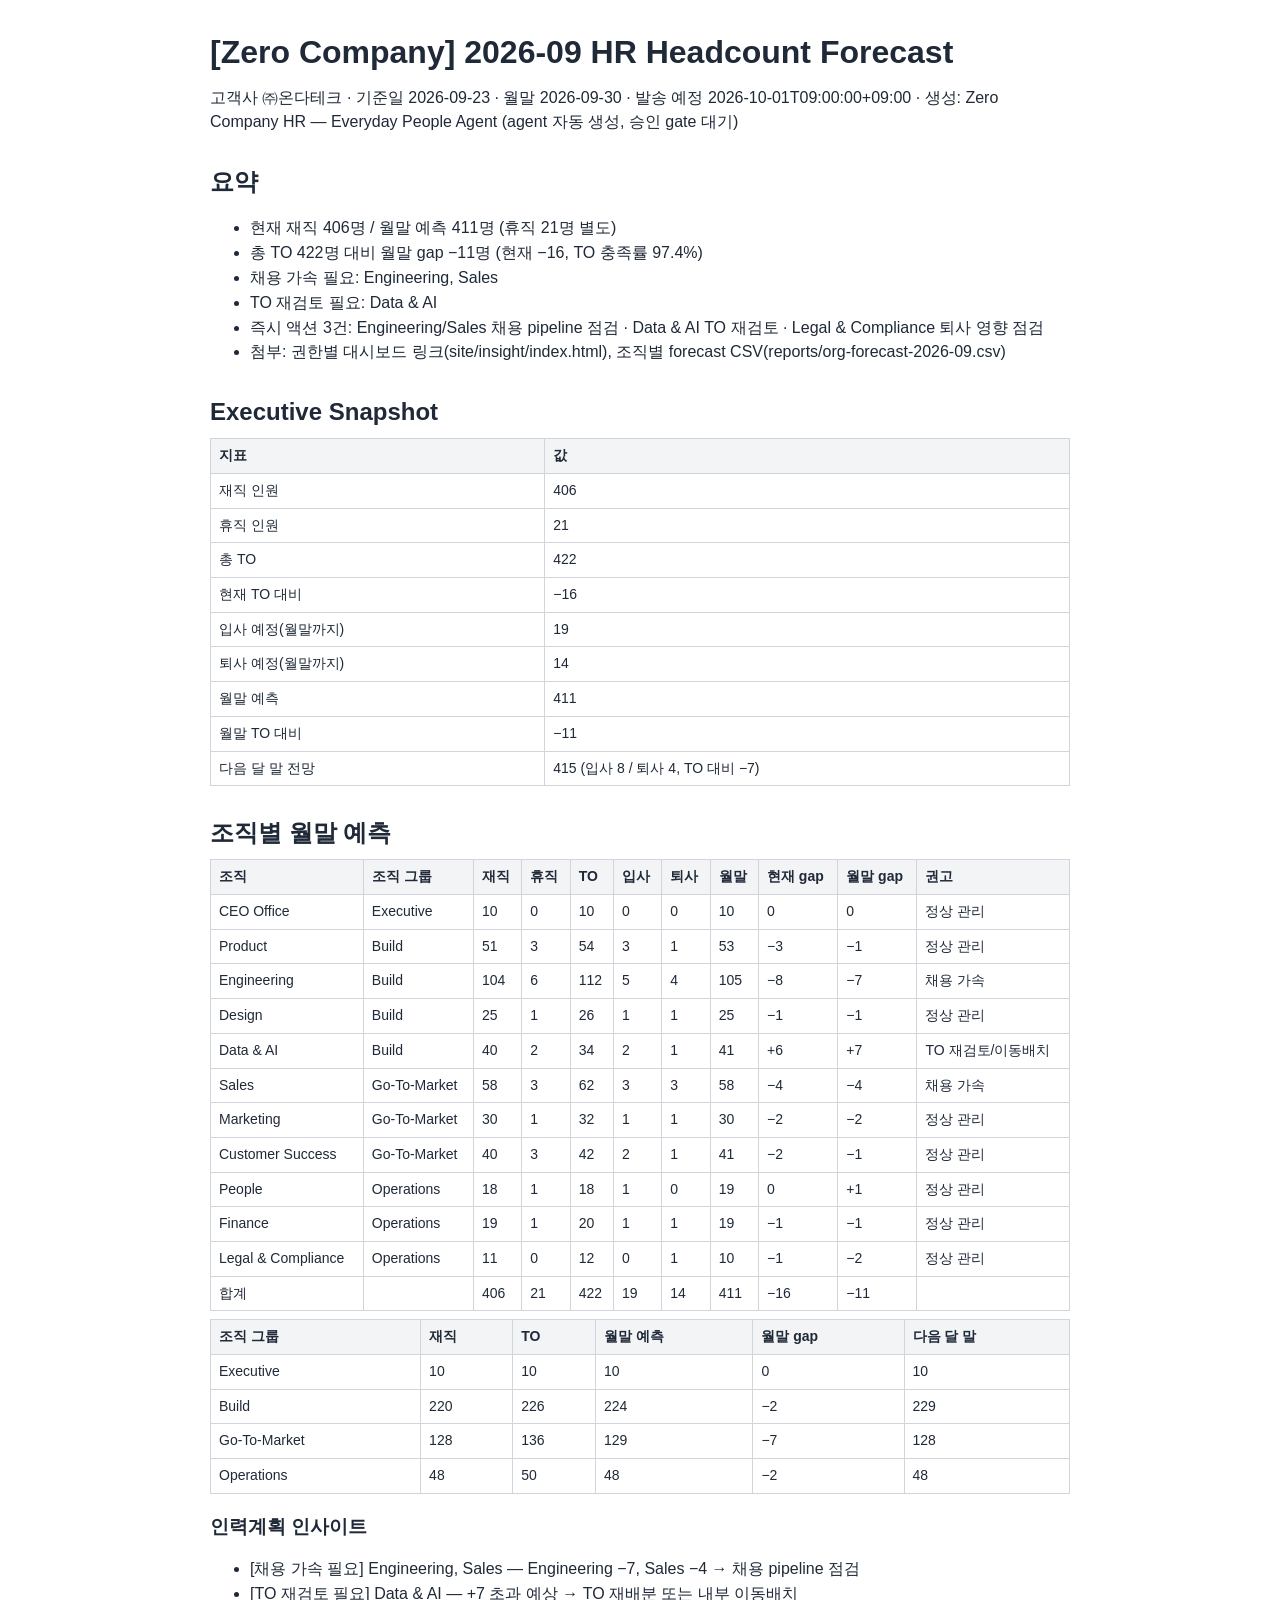
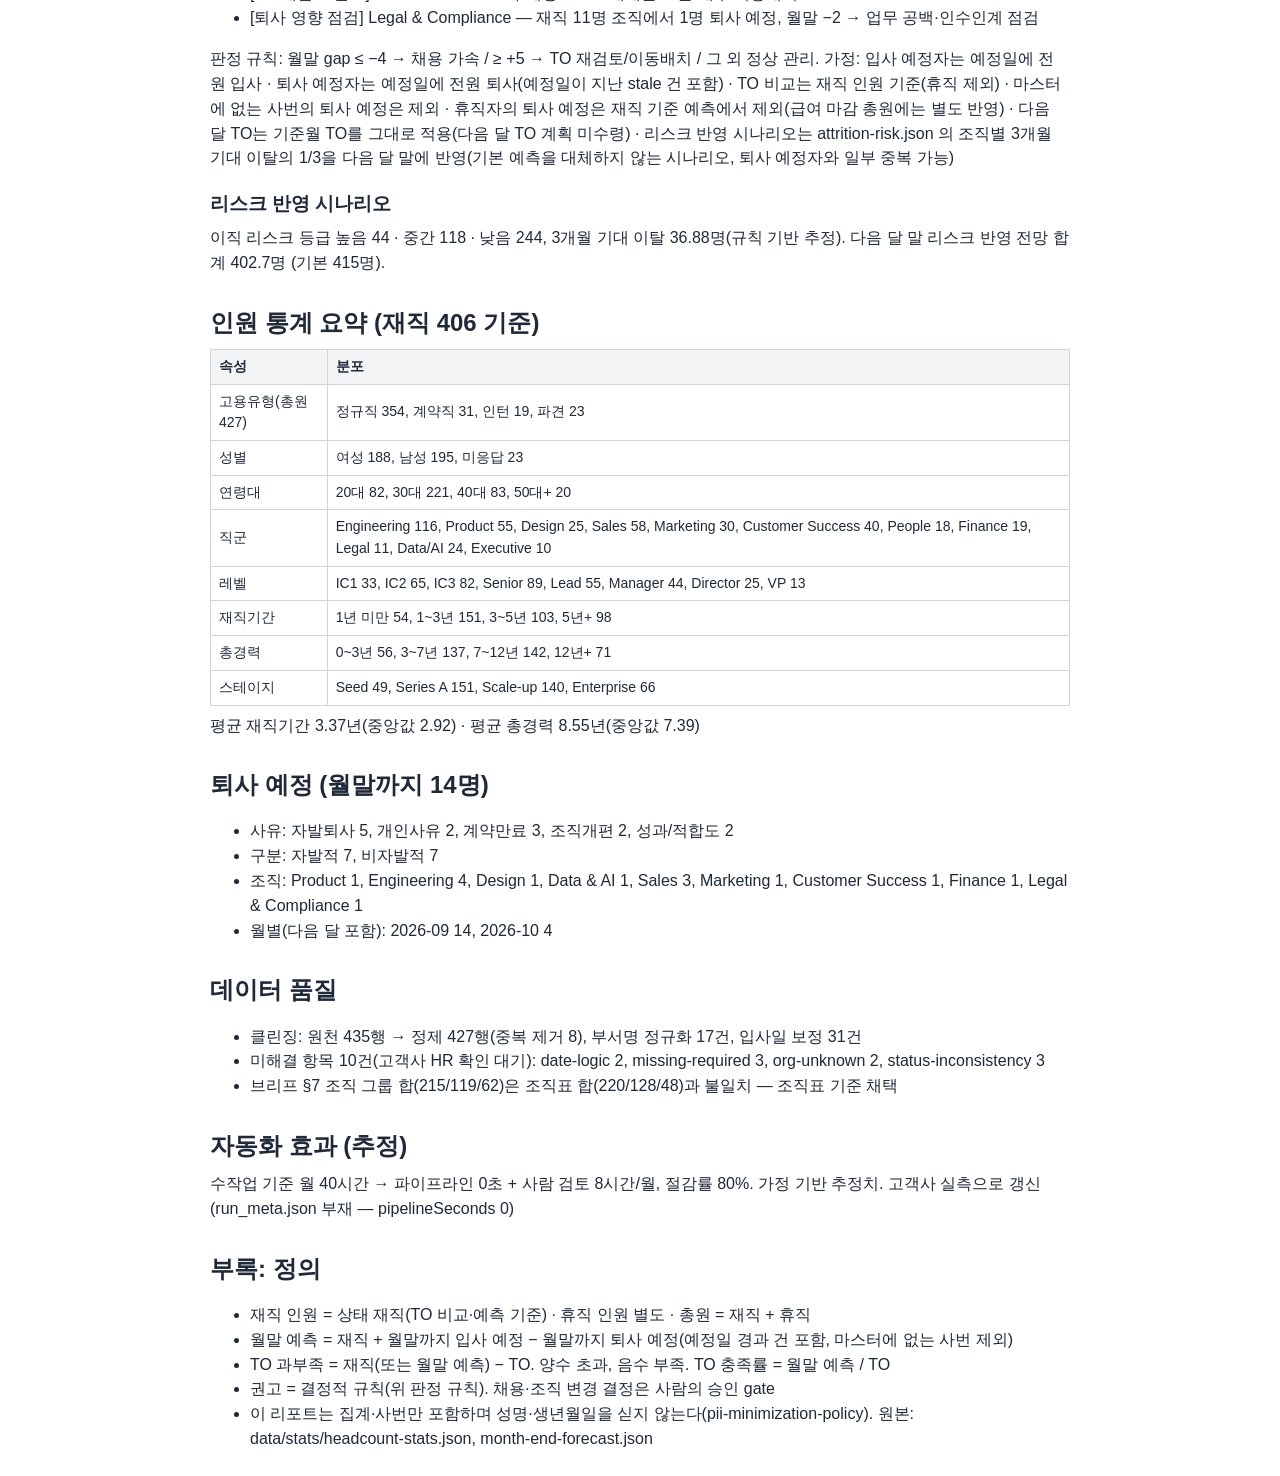
<file: zero-hr/reports/monthly-report-2026-10.html>
<!DOCTYPE html><html lang="ko"><head><meta charset="utf-8"><title>[Zero Company] 2026-09 HR Headcount Forecast</title></head>
<body style="font-family:-apple-system,Segoe UI,Helvetica,Arial,sans-serif;max-width:860px;margin:24px auto;padding:0 16px;color:#1f2937;line-height:1.55">
<h1 style="margin:28px 0 8px">[Zero Company] 2026-09 HR Headcount Forecast</h1>
<p style="margin:6px 0">고객사 ㈜온다테크 · 기준일 2026-09-23 · 월말 2026-09-30 · 발송 예정 2026-10-01T09:00:00+09:00 · 생성: Zero Company HR — Everyday People Agent (agent 자동 생성, 승인 gate 대기)</p>
<h2 style="margin:28px 0 8px">요약</h2>
<ul><li>현재 재직 406명 / 월말 예측 411명 (휴직 21명 별도)</li><li>총 TO 422명 대비 월말 gap −11명 (현재 −16, TO 충족률 97.4%)</li><li>채용 가속 필요: Engineering, Sales</li><li>TO 재검토 필요: Data &amp; AI</li><li>즉시 액션 3건: Engineering/Sales 채용 pipeline 점검 · Data &amp; AI TO 재검토 · Legal &amp; Compliance 퇴사 영향 점검</li><li>첨부: 권한별 대시보드 링크(site/insight/index.html), 조직별 forecast CSV(reports/org-forecast-2026-09.csv)</li></ul>
<h2 style="margin:28px 0 8px">Executive Snapshot</h2>
<table style="border-collapse:collapse;width:100%;font-size:14px;margin:8px 0"><thead><tr><th style="border:1px solid #d1d5db;background:#f3f4f6;padding:6px 8px;text-align:left">지표</th><th style="border:1px solid #d1d5db;background:#f3f4f6;padding:6px 8px;text-align:left">값</th></tr></thead><tbody><tr><td style="border:1px solid #d1d5db;padding:6px 8px">재직 인원</td><td style="border:1px solid #d1d5db;padding:6px 8px">406</td></tr><tr><td style="border:1px solid #d1d5db;padding:6px 8px">휴직 인원</td><td style="border:1px solid #d1d5db;padding:6px 8px">21</td></tr><tr><td style="border:1px solid #d1d5db;padding:6px 8px">총 TO</td><td style="border:1px solid #d1d5db;padding:6px 8px">422</td></tr><tr><td style="border:1px solid #d1d5db;padding:6px 8px">현재 TO 대비</td><td style="border:1px solid #d1d5db;padding:6px 8px">−16</td></tr><tr><td style="border:1px solid #d1d5db;padding:6px 8px">입사 예정(월말까지)</td><td style="border:1px solid #d1d5db;padding:6px 8px">19</td></tr><tr><td style="border:1px solid #d1d5db;padding:6px 8px">퇴사 예정(월말까지)</td><td style="border:1px solid #d1d5db;padding:6px 8px">14</td></tr><tr><td style="border:1px solid #d1d5db;padding:6px 8px">월말 예측</td><td style="border:1px solid #d1d5db;padding:6px 8px">411</td></tr><tr><td style="border:1px solid #d1d5db;padding:6px 8px">월말 TO 대비</td><td style="border:1px solid #d1d5db;padding:6px 8px">−11</td></tr><tr><td style="border:1px solid #d1d5db;padding:6px 8px">다음 달 말 전망</td><td style="border:1px solid #d1d5db;padding:6px 8px">415 (입사 8 / 퇴사 4, TO 대비 −7)</td></tr></tbody></table>
<h2 style="margin:28px 0 8px">조직별 월말 예측</h2>
<table style="border-collapse:collapse;width:100%;font-size:14px;margin:8px 0"><thead><tr><th style="border:1px solid #d1d5db;background:#f3f4f6;padding:6px 8px;text-align:left">조직</th><th style="border:1px solid #d1d5db;background:#f3f4f6;padding:6px 8px;text-align:left">조직 그룹</th><th style="border:1px solid #d1d5db;background:#f3f4f6;padding:6px 8px;text-align:left">재직</th><th style="border:1px solid #d1d5db;background:#f3f4f6;padding:6px 8px;text-align:left">휴직</th><th style="border:1px solid #d1d5db;background:#f3f4f6;padding:6px 8px;text-align:left">TO</th><th style="border:1px solid #d1d5db;background:#f3f4f6;padding:6px 8px;text-align:left">입사</th><th style="border:1px solid #d1d5db;background:#f3f4f6;padding:6px 8px;text-align:left">퇴사</th><th style="border:1px solid #d1d5db;background:#f3f4f6;padding:6px 8px;text-align:left">월말</th><th style="border:1px solid #d1d5db;background:#f3f4f6;padding:6px 8px;text-align:left">현재 gap</th><th style="border:1px solid #d1d5db;background:#f3f4f6;padding:6px 8px;text-align:left">월말 gap</th><th style="border:1px solid #d1d5db;background:#f3f4f6;padding:6px 8px;text-align:left">권고</th></tr></thead><tbody><tr><td style="border:1px solid #d1d5db;padding:6px 8px">CEO Office</td><td style="border:1px solid #d1d5db;padding:6px 8px">Executive</td><td style="border:1px solid #d1d5db;padding:6px 8px">10</td><td style="border:1px solid #d1d5db;padding:6px 8px">0</td><td style="border:1px solid #d1d5db;padding:6px 8px">10</td><td style="border:1px solid #d1d5db;padding:6px 8px">0</td><td style="border:1px solid #d1d5db;padding:6px 8px">0</td><td style="border:1px solid #d1d5db;padding:6px 8px">10</td><td style="border:1px solid #d1d5db;padding:6px 8px">0</td><td style="border:1px solid #d1d5db;padding:6px 8px">0</td><td style="border:1px solid #d1d5db;padding:6px 8px">정상 관리</td></tr><tr><td style="border:1px solid #d1d5db;padding:6px 8px">Product</td><td style="border:1px solid #d1d5db;padding:6px 8px">Build</td><td style="border:1px solid #d1d5db;padding:6px 8px">51</td><td style="border:1px solid #d1d5db;padding:6px 8px">3</td><td style="border:1px solid #d1d5db;padding:6px 8px">54</td><td style="border:1px solid #d1d5db;padding:6px 8px">3</td><td style="border:1px solid #d1d5db;padding:6px 8px">1</td><td style="border:1px solid #d1d5db;padding:6px 8px">53</td><td style="border:1px solid #d1d5db;padding:6px 8px">−3</td><td style="border:1px solid #d1d5db;padding:6px 8px">−1</td><td style="border:1px solid #d1d5db;padding:6px 8px">정상 관리</td></tr><tr><td style="border:1px solid #d1d5db;padding:6px 8px">Engineering</td><td style="border:1px solid #d1d5db;padding:6px 8px">Build</td><td style="border:1px solid #d1d5db;padding:6px 8px">104</td><td style="border:1px solid #d1d5db;padding:6px 8px">6</td><td style="border:1px solid #d1d5db;padding:6px 8px">112</td><td style="border:1px solid #d1d5db;padding:6px 8px">5</td><td style="border:1px solid #d1d5db;padding:6px 8px">4</td><td style="border:1px solid #d1d5db;padding:6px 8px">105</td><td style="border:1px solid #d1d5db;padding:6px 8px">−8</td><td style="border:1px solid #d1d5db;padding:6px 8px">−7</td><td style="border:1px solid #d1d5db;padding:6px 8px">채용 가속</td></tr><tr><td style="border:1px solid #d1d5db;padding:6px 8px">Design</td><td style="border:1px solid #d1d5db;padding:6px 8px">Build</td><td style="border:1px solid #d1d5db;padding:6px 8px">25</td><td style="border:1px solid #d1d5db;padding:6px 8px">1</td><td style="border:1px solid #d1d5db;padding:6px 8px">26</td><td style="border:1px solid #d1d5db;padding:6px 8px">1</td><td style="border:1px solid #d1d5db;padding:6px 8px">1</td><td style="border:1px solid #d1d5db;padding:6px 8px">25</td><td style="border:1px solid #d1d5db;padding:6px 8px">−1</td><td style="border:1px solid #d1d5db;padding:6px 8px">−1</td><td style="border:1px solid #d1d5db;padding:6px 8px">정상 관리</td></tr><tr><td style="border:1px solid #d1d5db;padding:6px 8px">Data &amp; AI</td><td style="border:1px solid #d1d5db;padding:6px 8px">Build</td><td style="border:1px solid #d1d5db;padding:6px 8px">40</td><td style="border:1px solid #d1d5db;padding:6px 8px">2</td><td style="border:1px solid #d1d5db;padding:6px 8px">34</td><td style="border:1px solid #d1d5db;padding:6px 8px">2</td><td style="border:1px solid #d1d5db;padding:6px 8px">1</td><td style="border:1px solid #d1d5db;padding:6px 8px">41</td><td style="border:1px solid #d1d5db;padding:6px 8px">+6</td><td style="border:1px solid #d1d5db;padding:6px 8px">+7</td><td style="border:1px solid #d1d5db;padding:6px 8px">TO 재검토/이동배치</td></tr><tr><td style="border:1px solid #d1d5db;padding:6px 8px">Sales</td><td style="border:1px solid #d1d5db;padding:6px 8px">Go-To-Market</td><td style="border:1px solid #d1d5db;padding:6px 8px">58</td><td style="border:1px solid #d1d5db;padding:6px 8px">3</td><td style="border:1px solid #d1d5db;padding:6px 8px">62</td><td style="border:1px solid #d1d5db;padding:6px 8px">3</td><td style="border:1px solid #d1d5db;padding:6px 8px">3</td><td style="border:1px solid #d1d5db;padding:6px 8px">58</td><td style="border:1px solid #d1d5db;padding:6px 8px">−4</td><td style="border:1px solid #d1d5db;padding:6px 8px">−4</td><td style="border:1px solid #d1d5db;padding:6px 8px">채용 가속</td></tr><tr><td style="border:1px solid #d1d5db;padding:6px 8px">Marketing</td><td style="border:1px solid #d1d5db;padding:6px 8px">Go-To-Market</td><td style="border:1px solid #d1d5db;padding:6px 8px">30</td><td style="border:1px solid #d1d5db;padding:6px 8px">1</td><td style="border:1px solid #d1d5db;padding:6px 8px">32</td><td style="border:1px solid #d1d5db;padding:6px 8px">1</td><td style="border:1px solid #d1d5db;padding:6px 8px">1</td><td style="border:1px solid #d1d5db;padding:6px 8px">30</td><td style="border:1px solid #d1d5db;padding:6px 8px">−2</td><td style="border:1px solid #d1d5db;padding:6px 8px">−2</td><td style="border:1px solid #d1d5db;padding:6px 8px">정상 관리</td></tr><tr><td style="border:1px solid #d1d5db;padding:6px 8px">Customer Success</td><td style="border:1px solid #d1d5db;padding:6px 8px">Go-To-Market</td><td style="border:1px solid #d1d5db;padding:6px 8px">40</td><td style="border:1px solid #d1d5db;padding:6px 8px">3</td><td style="border:1px solid #d1d5db;padding:6px 8px">42</td><td style="border:1px solid #d1d5db;padding:6px 8px">2</td><td style="border:1px solid #d1d5db;padding:6px 8px">1</td><td style="border:1px solid #d1d5db;padding:6px 8px">41</td><td style="border:1px solid #d1d5db;padding:6px 8px">−2</td><td style="border:1px solid #d1d5db;padding:6px 8px">−1</td><td style="border:1px solid #d1d5db;padding:6px 8px">정상 관리</td></tr><tr><td style="border:1px solid #d1d5db;padding:6px 8px">People</td><td style="border:1px solid #d1d5db;padding:6px 8px">Operations</td><td style="border:1px solid #d1d5db;padding:6px 8px">18</td><td style="border:1px solid #d1d5db;padding:6px 8px">1</td><td style="border:1px solid #d1d5db;padding:6px 8px">18</td><td style="border:1px solid #d1d5db;padding:6px 8px">1</td><td style="border:1px solid #d1d5db;padding:6px 8px">0</td><td style="border:1px solid #d1d5db;padding:6px 8px">19</td><td style="border:1px solid #d1d5db;padding:6px 8px">0</td><td style="border:1px solid #d1d5db;padding:6px 8px">+1</td><td style="border:1px solid #d1d5db;padding:6px 8px">정상 관리</td></tr><tr><td style="border:1px solid #d1d5db;padding:6px 8px">Finance</td><td style="border:1px solid #d1d5db;padding:6px 8px">Operations</td><td style="border:1px solid #d1d5db;padding:6px 8px">19</td><td style="border:1px solid #d1d5db;padding:6px 8px">1</td><td style="border:1px solid #d1d5db;padding:6px 8px">20</td><td style="border:1px solid #d1d5db;padding:6px 8px">1</td><td style="border:1px solid #d1d5db;padding:6px 8px">1</td><td style="border:1px solid #d1d5db;padding:6px 8px">19</td><td style="border:1px solid #d1d5db;padding:6px 8px">−1</td><td style="border:1px solid #d1d5db;padding:6px 8px">−1</td><td style="border:1px solid #d1d5db;padding:6px 8px">정상 관리</td></tr><tr><td style="border:1px solid #d1d5db;padding:6px 8px">Legal &amp; Compliance</td><td style="border:1px solid #d1d5db;padding:6px 8px">Operations</td><td style="border:1px solid #d1d5db;padding:6px 8px">11</td><td style="border:1px solid #d1d5db;padding:6px 8px">0</td><td style="border:1px solid #d1d5db;padding:6px 8px">12</td><td style="border:1px solid #d1d5db;padding:6px 8px">0</td><td style="border:1px solid #d1d5db;padding:6px 8px">1</td><td style="border:1px solid #d1d5db;padding:6px 8px">10</td><td style="border:1px solid #d1d5db;padding:6px 8px">−1</td><td style="border:1px solid #d1d5db;padding:6px 8px">−2</td><td style="border:1px solid #d1d5db;padding:6px 8px">정상 관리</td></tr><tr><td style="border:1px solid #d1d5db;padding:6px 8px">합계</td><td style="border:1px solid #d1d5db;padding:6px 8px"></td><td style="border:1px solid #d1d5db;padding:6px 8px">406</td><td style="border:1px solid #d1d5db;padding:6px 8px">21</td><td style="border:1px solid #d1d5db;padding:6px 8px">422</td><td style="border:1px solid #d1d5db;padding:6px 8px">19</td><td style="border:1px solid #d1d5db;padding:6px 8px">14</td><td style="border:1px solid #d1d5db;padding:6px 8px">411</td><td style="border:1px solid #d1d5db;padding:6px 8px">−16</td><td style="border:1px solid #d1d5db;padding:6px 8px">−11</td><td style="border:1px solid #d1d5db;padding:6px 8px"></td></tr></tbody></table>
<table style="border-collapse:collapse;width:100%;font-size:14px;margin:8px 0"><thead><tr><th style="border:1px solid #d1d5db;background:#f3f4f6;padding:6px 8px;text-align:left">조직 그룹</th><th style="border:1px solid #d1d5db;background:#f3f4f6;padding:6px 8px;text-align:left">재직</th><th style="border:1px solid #d1d5db;background:#f3f4f6;padding:6px 8px;text-align:left">TO</th><th style="border:1px solid #d1d5db;background:#f3f4f6;padding:6px 8px;text-align:left">월말 예측</th><th style="border:1px solid #d1d5db;background:#f3f4f6;padding:6px 8px;text-align:left">월말 gap</th><th style="border:1px solid #d1d5db;background:#f3f4f6;padding:6px 8px;text-align:left">다음 달 말</th></tr></thead><tbody><tr><td style="border:1px solid #d1d5db;padding:6px 8px">Executive</td><td style="border:1px solid #d1d5db;padding:6px 8px">10</td><td style="border:1px solid #d1d5db;padding:6px 8px">10</td><td style="border:1px solid #d1d5db;padding:6px 8px">10</td><td style="border:1px solid #d1d5db;padding:6px 8px">0</td><td style="border:1px solid #d1d5db;padding:6px 8px">10</td></tr><tr><td style="border:1px solid #d1d5db;padding:6px 8px">Build</td><td style="border:1px solid #d1d5db;padding:6px 8px">220</td><td style="border:1px solid #d1d5db;padding:6px 8px">226</td><td style="border:1px solid #d1d5db;padding:6px 8px">224</td><td style="border:1px solid #d1d5db;padding:6px 8px">−2</td><td style="border:1px solid #d1d5db;padding:6px 8px">229</td></tr><tr><td style="border:1px solid #d1d5db;padding:6px 8px">Go-To-Market</td><td style="border:1px solid #d1d5db;padding:6px 8px">128</td><td style="border:1px solid #d1d5db;padding:6px 8px">136</td><td style="border:1px solid #d1d5db;padding:6px 8px">129</td><td style="border:1px solid #d1d5db;padding:6px 8px">−7</td><td style="border:1px solid #d1d5db;padding:6px 8px">128</td></tr><tr><td style="border:1px solid #d1d5db;padding:6px 8px">Operations</td><td style="border:1px solid #d1d5db;padding:6px 8px">48</td><td style="border:1px solid #d1d5db;padding:6px 8px">50</td><td style="border:1px solid #d1d5db;padding:6px 8px">48</td><td style="border:1px solid #d1d5db;padding:6px 8px">−2</td><td style="border:1px solid #d1d5db;padding:6px 8px">48</td></tr></tbody></table>
<h3 style="margin:18px 0 8px">인력계획 인사이트</h3>
<ul><li>[채용 가속 필요] Engineering, Sales — Engineering −7, Sales −4 → 채용 pipeline 점검</li><li>[TO 재검토 필요] Data &amp; AI — +7 초과 예상 → TO 재배분 또는 내부 이동배치</li><li>[퇴사 영향 점검] Legal &amp; Compliance — 재직 11명 조직에서 1명 퇴사 예정, 월말 −2 → 업무 공백·인수인계 점검</li></ul>
<p style="margin:6px 0">판정 규칙: 월말 gap ≤ −4 → 채용 가속 / ≥ +5 → TO 재검토/이동배치 / 그 외 정상 관리. 가정: 입사 예정자는 예정일에 전원 입사 · 퇴사 예정자는 예정일에 전원 퇴사(예정일이 지난 stale 건 포함) · TO 비교는 재직 인원 기준(휴직 제외) · 마스터에 없는 사번의 퇴사 예정은 제외 · 휴직자의 퇴사 예정은 재직 기준 예측에서 제외(급여 마감 총원에는 별도 반영) · 다음 달 TO는 기준월 TO를 그대로 적용(다음 달 TO 계획 미수령) · 리스크 반영 시나리오는 attrition-risk.json 의 조직별 3개월 기대 이탈의 1/3을 다음 달 말에 반영(기본 예측을 대체하지 않는 시나리오, 퇴사 예정자와 일부 중복 가능)</p>
<h3 style="margin:18px 0 8px">리스크 반영 시나리오</h3>
<p style="margin:6px 0">이직 리스크 등급 높음 44 · 중간 118 · 낮음 244, 3개월 기대 이탈 36.88명(규칙 기반 추정). 다음 달 말 리스크 반영 전망 합계 402.7명 (기본 415명).</p>
<h2 style="margin:28px 0 8px">인원 통계 요약 (재직 406 기준)</h2>
<table style="border-collapse:collapse;width:100%;font-size:14px;margin:8px 0"><thead><tr><th style="border:1px solid #d1d5db;background:#f3f4f6;padding:6px 8px;text-align:left">속성</th><th style="border:1px solid #d1d5db;background:#f3f4f6;padding:6px 8px;text-align:left">분포</th></tr></thead><tbody><tr><td style="border:1px solid #d1d5db;padding:6px 8px">고용유형(총원 427)</td><td style="border:1px solid #d1d5db;padding:6px 8px">정규직 354, 계약직 31, 인턴 19, 파견 23</td></tr><tr><td style="border:1px solid #d1d5db;padding:6px 8px">성별</td><td style="border:1px solid #d1d5db;padding:6px 8px">여성 188, 남성 195, 미응답 23</td></tr><tr><td style="border:1px solid #d1d5db;padding:6px 8px">연령대</td><td style="border:1px solid #d1d5db;padding:6px 8px">20대 82, 30대 221, 40대 83, 50대+ 20</td></tr><tr><td style="border:1px solid #d1d5db;padding:6px 8px">직군</td><td style="border:1px solid #d1d5db;padding:6px 8px">Engineering 116, Product 55, Design 25, Sales 58, Marketing 30, Customer Success 40, People 18, Finance 19, Legal 11, Data/AI 24, Executive 10</td></tr><tr><td style="border:1px solid #d1d5db;padding:6px 8px">레벨</td><td style="border:1px solid #d1d5db;padding:6px 8px">IC1 33, IC2 65, IC3 82, Senior 89, Lead 55, Manager 44, Director 25, VP 13</td></tr><tr><td style="border:1px solid #d1d5db;padding:6px 8px">재직기간</td><td style="border:1px solid #d1d5db;padding:6px 8px">1년 미만 54, 1~3년 151, 3~5년 103, 5년+ 98</td></tr><tr><td style="border:1px solid #d1d5db;padding:6px 8px">총경력</td><td style="border:1px solid #d1d5db;padding:6px 8px">0~3년 56, 3~7년 137, 7~12년 142, 12년+ 71</td></tr><tr><td style="border:1px solid #d1d5db;padding:6px 8px">스테이지</td><td style="border:1px solid #d1d5db;padding:6px 8px">Seed 49, Series A 151, Scale-up 140, Enterprise 66</td></tr></tbody></table>
<p style="margin:6px 0">평균 재직기간 3.37년(중앙값 2.92) · 평균 총경력 8.55년(중앙값 7.39)</p>
<h2 style="margin:28px 0 8px">퇴사 예정 (월말까지 14명)</h2>
<ul><li>사유: 자발퇴사 5, 개인사유 2, 계약만료 3, 조직개편 2, 성과/적합도 2</li><li>구분: 자발적 7, 비자발적 7</li><li>조직: Product 1, Engineering 4, Design 1, Data &amp; AI 1, Sales 3, Marketing 1, Customer Success 1, Finance 1, Legal &amp; Compliance 1</li><li>월별(다음 달 포함): 2026-09 14, 2026-10 4</li></ul>
<h2 style="margin:28px 0 8px">데이터 품질</h2>
<ul><li>클린징: 원천 435행 → 정제 427행(중복 제거 8), 부서명 정규화 17건, 입사일 보정 31건</li><li>미해결 항목 10건(고객사 HR 확인 대기): date-logic 2, missing-required 3, org-unknown 2, status-inconsistency 3</li><li>브리프 §7 조직 그룹 합(215/119/62)은 조직표 합(220/128/48)과 불일치 — 조직표 기준 채택</li></ul>
<h2 style="margin:28px 0 8px">자동화 효과 (추정)</h2>
<p style="margin:6px 0">수작업 기준 월 40시간 → 파이프라인 0초 + 사람 검토 8시간/월, 절감률 80%. 가정 기반 추정치. 고객사 실측으로 갱신 (run_meta.json 부재 — pipelineSeconds 0)</p>
<h2 style="margin:28px 0 8px">부록: 정의</h2>
<ul><li>재직 인원 = 상태 재직(TO 비교·예측 기준) · 휴직 인원 별도 · 총원 = 재직 + 휴직</li><li>월말 예측 = 재직 + 월말까지 입사 예정 − 월말까지 퇴사 예정(예정일 경과 건 포함, 마스터에 없는 사번 제외)</li><li>TO 과부족 = 재직(또는 월말 예측) − TO. 양수 초과, 음수 부족. TO 충족률 = 월말 예측 / TO</li><li>권고 = 결정적 규칙(위 판정 규칙). 채용·조직 변경 결정은 사람의 승인 gate</li><li>이 리포트는 집계·사번만 포함하며 성명·생년월일을 싣지 않는다(pii-minimization-policy). 원본: data/stats/headcount-stats.json, month-end-forecast.json</li></ul>
</body></html>
</file>
